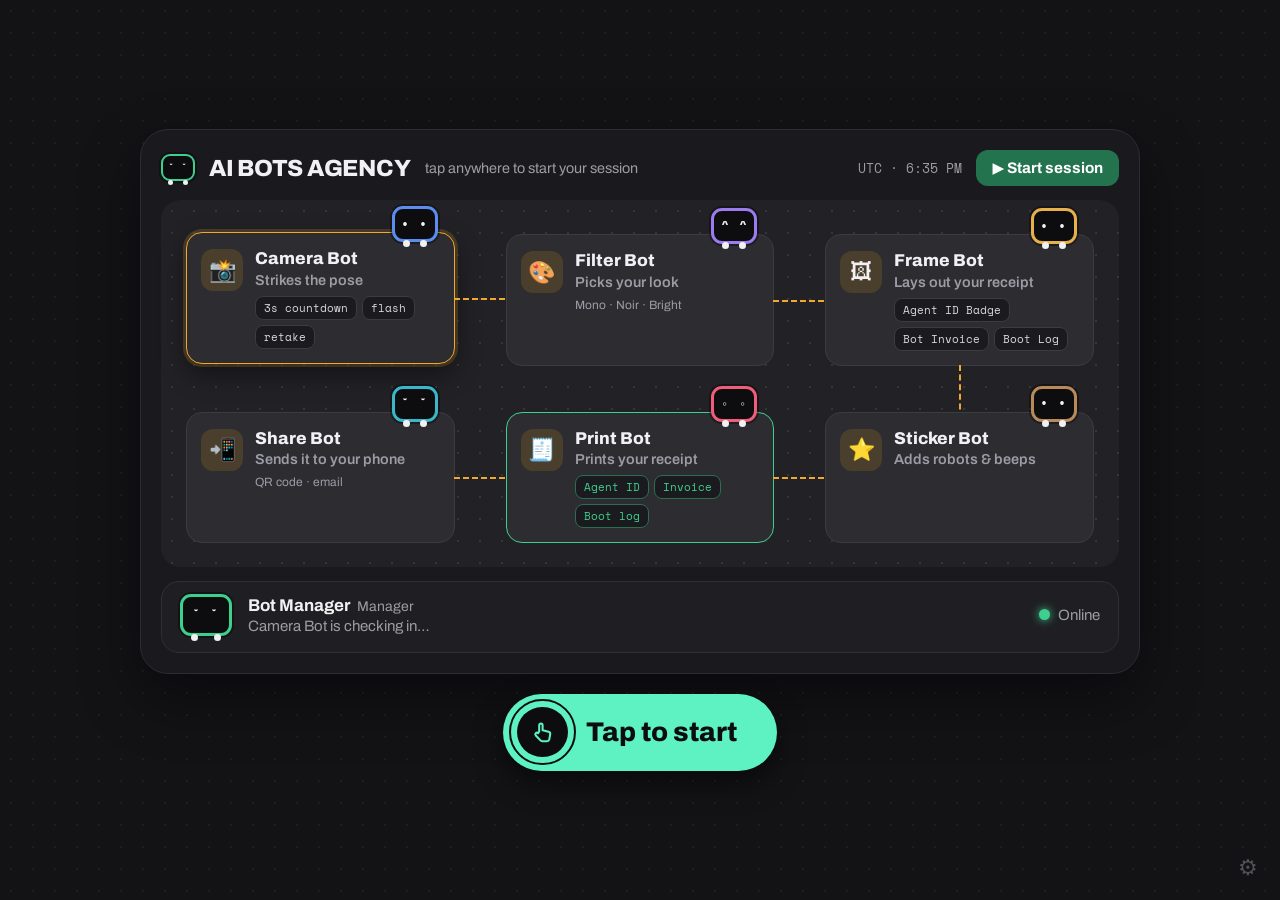
<file: index.html>
<!doctype html>
<html lang="en">
<head>
<meta charset="utf-8">
<meta name="viewport" content="width=device-width, initial-scale=1, viewport-fit=cover, user-scalable=no">
<meta name="theme-color" content="#f4f1e8">
<title>AI Bots Agency Photobooth</title>
<link rel="manifest" href="manifest.webmanifest">
<link rel="icon" href="icons/icon-192.png">
<meta name="mobile-web-app-capable" content="yes">
<link rel="preconnect" href="https://fonts.googleapis.com">
<link rel="preconnect" href="https://fonts.gstatic.com" crossorigin>
<link href="https://fonts.googleapis.com/css2?family=Archivo:wght@500;700;800&family=Archivo+Black&family=Bebas+Neue&family=Pacifico&family=Playfair+Display:wght@500&family=Space+Mono:wght@400;700&display=swap" rel="stylesheet">
<link rel="stylesheet" href="css/style.css">
</head>
<body>
<!-- Opening animation, shown once when the app starts -->
<div id="splash" aria-label="LIKHA">
  <video id="splashVideo" muted playsinline poster="[data-uri]"></video>
</div>
<main id="app">

  <!-- Welcome -->
  <section class="screen active" data-screen="welcome" id="welcomeScreen">
    <div class="welcome-media" id="welcomeMedia" hidden></div>
    <div class="welcome">
      <!-- Bot canvas welcome (Booth look: AI bots). Each step of the booth is a bot. -->
      <div class="botboard" id="botBoard" aria-label="Booth bots">
        <div class="bb-head">
          <span class="bot sm" style="--c:#3ecf8e"><b>&#728; &#728;</b></span>
          <strong id="bbTitle">AI BOTS AGENCY</strong>
          <span class="bb-hint">tap anywhere to start your session</span>
          <span class="bb-tz" id="bbClock"></span>
          <span class="bb-go">&#9654; Start session</span>
        </div>
        <div class="bb-canvas">
          <div class="bb-chrome"><i></i><i></i><i></i><span>Photobooth canvas</span></div>
          <div class="bb-grid">
            <div class="bb-node to-r" data-bot="0">
              <span class="bot" style="--c:#5b8def"><b>&bull; &bull;</b></span>
              <span class="bb-ico">&#128248;</span>
              <div><h4>Camera Bot</h4><p>Strikes the pose</p>
                <div class="bb-tags"><span id="bbCount">3-2-1</span><span>flash</span><span>retake</span></div></div>
            </div>
            <div class="bb-node to-r" data-bot="1">
              <span class="bot" style="--c:#9b7bf0"><b>^ ^</b></span>
              <span class="bb-ico">&#127912;</span>
              <div><h4>Filter Bot</h4><p>Picks your look</p><small>Mono · Noir · Bright</small></div>
            </div>
            <div class="bb-node to-d" data-bot="2">
              <span class="bot" style="--c:#e8b04a"><b>&bull; &bull;</b></span>
              <span class="bb-ico">&#128444;</span>
              <div><h4>Frame Bot</h4><p>Lays out your receipt</p>
                <div class="bb-tags" id="bbFrames"></div></div>
            </div>
            <div class="bb-node to-r" data-bot="5">
              <span class="bot" style="--c:#39b7c9"><b>&#728; &#728;</b></span>
              <span class="bb-ico">&#128242;</span>
              <div><h4>Share Bot</h4><p>Sends it to your phone</p><small>QR code · email</small></div>
            </div>
            <div class="bb-node to-r hero" data-bot="4">
              <span class="bot" style="--c:#ef5d7a"><b>&#9702; &#9702;</b></span>
              <span class="bb-ico">&#129534;</span>
              <div><h4>Print Bot</h4><p>Prints your receipt</p>
                <div class="bb-tags"><span>Agent ID</span><span>Invoice</span><span>Boot log</span></div></div>
            </div>
            <div class="bb-node" data-bot="3">
              <span class="bot" style="--c:#b88a5a"><b>&bull; &bull;</b></span>
              <span class="bb-ico">&#11088;</span>
              <div><h4>Sticker Bot</h4><p>Adds robots &amp; beeps</p></div>
            </div>
          </div>
        </div>
        <div class="bb-log">
          <h4>Bot log <small>live updates</small></h4>
          <ol id="bbLog" aria-live="off"></ol>
        </div>
        <div class="bb-status">
          <span class="bot md" style="--c:#3ecf8e"><b>&#728; &#728;</b></span>
          <div><strong>Bot Manager</strong> <small>Manager</small><p id="bbStatus">Ready for the next human</p></div>
          <span class="bb-done"><i></i> Online</span>
        </div>
      </div>
      <p class="eyebrow">WELCOME, HUMAN</p>
      <div class="printer run" id="welcomePrinter">
        <div class="slot"><i class="grill"></i><span>AI BOTS AGENCY</span><i class="led"></i></div>
        <!-- Sample photo strip: prints out of the slot, is cut, falls away, and a new one prints. -->
        <div class="ticket-window">
          <div class="ticket-mover" id="ticketMover">
          <div class="ticket" id="ticket">
            <img id="welcomeLogo" class="t-logo" alt="" hidden>
            <h1 id="welcomeTitle">AI BOTS AGENCY</h1>
            <p class="t-tag" id="welcomeSub">HUMANS + BOTS, ONE PHOTO</p>
            <hr>
            <p class="t-row"><span>NO. <span id="welcomeNo">000001</span></span><span>TODAY</span></p>
            <div class="t-strip" aria-hidden="true">
              <span class="t-shot">
                <svg viewBox="0 0 240 80" preserveAspectRatio="xMidYMid slice">
                  <rect width="240" height="80" fill="url(#tdots)"/>
                  <g class="ink"><circle cx="98" cy="36" r="15"/><path d="M68 80c0-18 13-28 30-28s30 10 30 28z"/><circle cx="146" cy="40" r="13"/><path d="M120 80c0-16 11-25 26-25s26 9 26 25z"/></g>
                  <g class="face"><circle cx="93" cy="34" r="1.8"/><circle cx="103" cy="34" r="1.8"/><path d="M92 40q6 5 12 0"/><circle cx="142" cy="38" r="1.6"/><circle cx="150" cy="38" r="1.6"/><path d="M141 43q5 4 10 0"/></g>
                </svg>
                <i>01</i>
              </span>
              <span class="t-shot">
                <svg viewBox="0 0 240 80" preserveAspectRatio="xMidYMid slice">
                  <rect width="240" height="80" fill="url(#tdots)"/>
                  <g class="ink"><circle cx="106" cy="38" r="14"/><path d="M78 80c0-17 12-27 28-27s28 10 28 27z"/><circle cx="136" cy="38" r="14"/><path d="M108 80c0-17 12-27 28-27s28 10 28 27z"/><path d="M121 27c-7-5-5-12 0-9 5-3 7 4 0 9z"/></g>
                  <g class="face"><circle cx="101" cy="36" r="1.7"/><circle cx="110" cy="36" r="1.7"/><path d="M100 42q5.500 5 11 0"/><circle cx="132" cy="36" r="1.7"/><circle cx="141" cy="36" r="1.7"/><path d="M131 42q5.500 5 11 0"/></g>
                </svg>
                <i>02</i>
              </span>
              <span class="t-shot">
                <svg viewBox="0 0 240 80" preserveAspectRatio="xMidYMid slice">
                  <rect width="240" height="80" fill="url(#tdots)"/>
                  <g class="ink"><circle cx="96" cy="40" r="13"/><path d="M70 80c0-16 11-25 26-25s26 9 26 25z"/><circle cx="144" cy="36" r="15"/><path d="M114 80c0-18 13-28 30-28s30 10 30 28z"/><path class="arm" d="M168 58l13-25M70 62l-12-22"/><path d="M190 14l2.600 6.400 6.400 2.600-6.400 2.600-2.600 6.400-2.600-6.400-6.400-2.600 6.400-2.600z"/></g>
                  <g class="face"><circle cx="92" cy="38" r="1.6"/><circle cx="100" cy="38" r="1.6"/><path d="M91 43q5 4 10 0"/><circle cx="139" cy="34" r="1.8"/><circle cx="149" cy="34" r="1.8"/><path d="M138 40q6 5 12 0"/></g>
                </svg>
                <i>03</i>
              </span>
            </div>
            <p class="t-head" id="welcomeHead">Smile now,<br><mark>print</mark> right after.</p>
            <hr>
            <p class="t-total"><span>STATUS</span><strong>DEPLOYED</strong></p>
            <div class="barcode"></div>
            <p class="t-thanks">BEEP BOOP · THANK YOU</p>
          </div>
          </div>
        </div>
        <svg width="0" height="0" aria-hidden="true" style="position:absolute"><defs>
          <pattern id="tdots" width="6" height="6" patternUnits="userSpaceOnUse"><circle cx="2" cy="2" r="1.100" fill="#141414" opacity="0.17"/></pattern>
        </defs></svg>
      </div>
      <button class="cta" id="startBtn">
        <span class="cta-dot"><svg viewBox="0 0 24 24"><path d="M9 11V5.500a1.500 1.500 0 0 1 3 0V10l5.200 1.300a2 2 0 0 1 1.500 2.300l-.8 4.400a2 2 0 0 1-2 1.600h-4.300a2 2 0 0 1-1.500-.7L6 14.500a1.400 1.400 0 0 1 2-2z"/></svg></span>
        Tap to start
      </button>
      <p class="eyebrow small">TAP ANYWHERE TO START</p>
    </div>
  </section>

  <!-- Layout select -->
  <section class="screen" data-screen="layout">
    <header class="bar">
      <button class="btn btn-ghost" data-go="welcome">&larr; Back</button>
      <h2>Pick your frame</h2>
      <span class="session"></span>
    </header>
    <div class="layouts-scroll"><div class="layouts" id="layouts"></div></div>
  </section>

  <!-- Capture -->
  <section class="screen" data-screen="capture">
    <header class="bar">
      <button class="btn btn-ghost" id="captureCancel">&larr; Cancel</button>
      <h2 id="captureLabel">Get ready</h2>
      <span class="session"></span>
    </header>
    <div class="stage">
      <div class="viewfinder" id="viewfinder">
        <video id="video" playsinline muted poster="[data-uri]"></video>        <img id="frozen" alt="" hidden>
        <div class="count" id="count" hidden></div>
        <div class="flash" id="flash"></div>
        <div class="cam-error" id="camError" hidden>
          <p id="camErrorText"></p>
          <div class="row">
            <button class="btn btn-primary" id="camRetry">Try again</button>
            <label class="btn btn-ghost">Use photos from this device
              <input type="file" id="fileInput" accept="image/*" multiple hidden>
            </label>
          </div>
        </div>
      </div>
      <div class="live-tools">
        <div class="chips" id="liveFilters" aria-label="Filter"></div>
      </div>
      <div class="dots" id="dots"></div>
      <button class="btn btn-primary btn-xl" id="shootBtn">Start</button>
    </div>
  </section>

  <!-- Review: "Love these?" -->
  <section class="screen" data-screen="review">
    <header class="bar">
      <button class="btn btn-ghost" id="reviewCancel">&larr; Cancel</button>
      <h2>Love these?</h2>
      <span class="session"></span>
    </header>
    <p class="sub" id="reviewNote"></p>
    <div class="review-stage"><canvas id="reviewCanvas"></canvas></div>
    <div class="thumbs review-thumbs" id="reviewThumbs"></div>
    <div class="row review-actions">
      <button class="btn btn-ghost" id="mirrorBtn">Mirror</button>
      <button class="btn btn-ghost" id="reviewEdit">Stickers &amp; adjust</button>
      <button class="btn btn-ghost" id="reviewRetake">Retake this one</button>
    </div>
    <h3>Filter</h3>
    <div class="filter-strip" id="filterStrip"></div>    <button class="btn btn-primary btn-xl" id="useBtn">Use these photos</button>
    <button class="link-btn" id="startOverBtn">Start the shots over</button>
  </section>

  <!-- Result: "Looking great!" -->
  <section class="screen" data-screen="result">
    <header class="bar">
      <button class="btn btn-ghost" id="backReview">&larr; Photos</button>
      <h2>Looking great!</h2>
      <span class="session"></span>
    </header>
    <p class="sub">Pick a frame, then print.</p>
    <div class="result">
      <div class="paper-wrap">
        <div class="paper"><canvas id="preview"></canvas></div>
      </div>
      <div class="tpl-side" id="tplSide" aria-label="Frames"></div>
    </div>
    <div class="print-bar">
      <div id="copiesBox" class="copies-box">
        <div class="stepper">
          <button class="btn btn-ghost" id="copiesMinus" aria-label="Fewer copies">&minus;</button>
          <output id="copies" aria-label="Copies">1</output>
          <button class="btn btn-ghost" id="copiesPlus" aria-label="More copies">+</button>
        </div>
      </div>
      <button class="btn btn-primary btn-xl" id="printBtn">Print</button>
    </div>
    <div class="row result-extra">
      <button class="btn btn-ghost" id="shareBtn" hidden>Get my photo (QR or email)</button>
      <button class="btn btn-ghost" id="saveBtn">Save colour copy</button>
      <button class="btn btn-ghost" id="doneBtn">Done</button>
    </div>
  </section>
</main>

<button id="gear" aria-label="Kiosk settings" title="Kiosk settings">&#9881;</button>
<div id="toast" role="status" popover="manual" hidden></div>

<!-- Printing: the receipt slides out of an on-screen printer -->
<div id="printFx" hidden>
  <h2 id="fxTitle" role="status">Your photos are ready!</h2>
  <p class="sub" id="fxText">Printing your copy…</p>
  <div class="fx-printer">
    <div class="slot"><i class="grill"></i><span>PRINTING</span><i class="led on"></i></div>
    <div class="fx-window"><canvas id="fxPaper"></canvas></div>
  </div>
</div>

<!-- PIN -->
<dialog id="pinDlg">
  <form method="dialog" class="pin">
    <h3>Enter PIN</h3>
    <p class="hint">To open the kiosk settings.</p>
    <input id="pinInput" type="password" inputmode="numeric" maxlength="4" autocomplete="off" aria-label="PIN">
    <p class="err" id="pinErr" hidden>Wrong PIN.</p>
    <div class="row">
      <button class="btn btn-ghost" type="button" id="pinCancel">Cancel</button>
      <button class="btn btn-primary" id="pinOk" value="ok">Open</button>
    </div>
  </form>
</dialog>

<!-- Adjust one photo -->
<dialog id="editDlg">
  <div class="edit">
    <h3>Edit photo <span id="editNo"></span></h3>
    <div class="chips" id="editModes">
      <button class="chip" data-mode="move">Move</button>
      <button class="chip" data-mode="sticker">Stickers</button>
      <button class="chip" data-mode="draw">Draw</button>
    </div>
    <p class="hint" id="editHint"></p>
    <canvas id="editCanvas"></canvas>
    <div class="sticker-tray" id="stickerTray" hidden></div>
    <div class="row edit-tools" id="shapeTools">
      <button class="btn btn-ghost" data-edit="zoomOut" aria-label="Smaller">&minus;</button>
      <button class="btn btn-ghost" data-edit="zoomIn" aria-label="Bigger">+</button>
      <button class="btn btn-ghost" data-edit="rotL" aria-label="Turn left">&#8634;</button>
      <button class="btn btn-ghost" data-edit="rotR" aria-label="Turn right">&#8635;</button>
      <button class="btn btn-ghost" data-edit="reset" id="editReset">Reset</button>
      <button class="btn btn-ghost" data-edit="remove" id="editRemove" hidden>Delete</button>
    </div>
    <div class="row edit-tools" id="drawTools" hidden>
      <button class="chip" data-pen="black">Black pen</button>
      <button class="chip" data-pen="white">White pen</button>
      <button class="btn btn-ghost" data-edit="undo">Undo</button>
      <button class="btn btn-ghost" data-edit="clear">Clear</button>
    </div>
    <div class="row edit-actions">
      <button class="btn btn-ghost" id="editRetake">Retake this photo</button>
      <button class="btn btn-primary" id="editDone">Done</button>
    </div>
  </div>
</dialog>

<!-- Print more -->
<dialog id="moreDlg">
  <form method="dialog" class="pin">
    <h3 id="moreTitle">Print more</h3>
    <p class="hint" id="moreText"></p>
    <div class="stepper" id="moreStepper">
      <button class="btn btn-ghost" type="button" id="moreMinus" aria-label="Fewer copies">&minus;</button>
      <output id="moreCopies">1</output>
      <button class="btn btn-ghost" type="button" id="morePlus" aria-label="More copies">+</button>
    </div>
    <input id="morePin" type="password" inputmode="numeric" maxlength="6" autocomplete="off" aria-label="Staff PIN or voucher code" placeholder="PIN or code">
    <p class="err" id="moreErr" hidden></p>
    <div class="row">
      <button class="btn btn-ghost" type="button" id="moreCancel">Cancel</button>
      <button class="btn btn-primary" id="moreOk" value="ok">OK</button>
    </div>
  </form>
</dialog>

<!-- Get my photo: QR + email -->
<dialog id="shareDlg">
  <div class="share">
    <h3>Get your photo</h3>
    <p class="hint" id="shareMsg"></p>
    <canvas id="shareQr"></canvas>
    <p class="status" id="shareStatus" role="status"></p>
    <label>Email me my photo
      <input id="shareEmail" type="email" inputmode="email" autocomplete="off" placeholder="name@example.com">
    </label>
    <p class="hint" id="shareNote" role="status"></p>
    <div class="row edit-actions">
      <button class="btn btn-ghost" id="shareClose">Close</button>
      <button class="btn btn-primary" id="shareSend">Send email</button>
    </div>
  </div>
</dialog>

<!-- Settings -->
<dialog id="settingsDlg">
  <div class="settings">
    <header class="bar">
      <h2>Kiosk settings</h2>
      <button class="btn btn-primary" id="settingsClose">Close</button>
    </header>
    <div class="tabs" role="tablist" aria-label="Settings sections" id="settingsTabs">
      <button class="tab" role="tab" data-tab="printer">Printer</button>
      <button class="tab" role="tab" data-tab="design">Design</button>
      <button class="tab" role="tab" data-tab="frames">Frames &amp; stickers</button>
      <button class="tab" role="tab" data-tab="camera">Camera</button>
      <button class="tab" role="tab" data-tab="sharing">Sharing</button>
      <button class="tab" role="tab" data-tab="kiosk">Kiosk</button>
    </div>
    <div class="settings-body">
      <div class="settings-form" role="tabpanel">
        <fieldset data-tab="printer">
          <legend>Printer</legend>
          <label>Connection
            <select data-k="connection">
              <option value="usb">USB (ESC/POS)</option>
              <option value="btclassic" data-native>Bluetooth (paired printer)</option>
              <option value="network" data-native>WiFi / network (port 9100)</option>
              <option value="bluetooth" data-web>Bluetooth LE (ESC/POS)</option>
              <option value="serial" data-web>Serial / COM port (ESC/POS)</option>
              <option value="browser" data-web>Browser print dialog</option>
            </select>
          </label>
          <label data-native>Bluetooth printer (pair it in Android settings first)
            <select data-k="btAddress" id="btSel"></select>
          </label>
          <label data-native>Printer IP address
            <input type="text" inputmode="decimal" maxlength="40" placeholder="192.168.1.50" data-k="printerIp">
          </label>
          <label>Paper width
            <select data-k="paperWidth" data-num>
              <option value="58">58 mm (384 dots)</option>
              <option value="80">80 mm (576 dots)</option>
            </select>
          </label>
          <label data-web>Serial baud rate
            <select data-k="baud" data-num>
              <option>9600</option><option>19200</option><option>38400</option><option>57600</option><option>115200</option>
            </select>
          </label>
          <label>Raster mode
            <select data-k="chunkRows" data-num>
              <option value="0">Single block (GS v 0)</option>
              <option value="128">Chunked, 128 rows</option>
              <option value="24">Chunked, 24 rows (slow printers)</option>
            </select>
          </label>
          <label>Bottom feed lines <input type="number" min="0" max="20" data-k="feedLines"></label>
          <label class="check"><input type="checkbox" data-k="cut"> Cut paper after printing</label>
          <label class="check"><input type="checkbox" data-k="paperCheck"> Check for paper before every print</label>
          <label>Print width <output></output>%
            <input type="range" min="80" max="100" step="1" data-k="printScale">
          </label>
          <label>Shift left / right (dots) <output></output>
            <input type="range" min="-48" max="48" step="2" data-k="printShift">
          </label>
          <p class="hint">If a side of the print is cut off, print the calibration page, then narrow the width or shift it.</p>
          <p class="status" id="printerStatus">Not connected.</p>
          <div class="row">
            <button class="btn btn-ghost" id="connectBtn">Connect printer</button>
            <button class="btn btn-ghost" id="testBtn">Test print</button>
            <button class="btn btn-ghost" id="calBtn">Calibration page</button>
          </div>
        </fieldset>

        <fieldset data-tab="frames">
          <legend>Frames</legend>
          <label>Add your own frame (PNG with transparent photo spots)
            <input type="file" accept="image/png" id="frameFile">
          </label>
          <p class="hint">The transparent areas become the photo spots, found automatically. Pinned frames are listed first for guests.</p>
          <div class="frame-list" id="frameList"></div>
        </fieldset>

        <fieldset data-tab="frames">
          <legend>Stickers</legend>
          <label>Add your own stickers (PNG, several at once is fine)
            <input type="file" accept="image/png" multiple id="stickerFile">
          </label>
          <p class="hint">Use PNGs with a see-through background. Bold, high-contrast designs print best; on the thermal print they come out black and white.</p>
          <label class="check"><input type="checkbox" data-k="hideBuiltinStickers"> Show only my stickers (hide the built-in ones)</label>
          <p class="hint" id="stickerNote"></p>
          <div class="sticker-list" id="stickerList"></div>
        </fieldset>

        <fieldset data-tab="printer">
          <legend>Print tuning</legend>
          <label>Dither
            <select data-k="dither" id="ditherSel"></select>
          </label>
          <label>Print brightness <output></output>
            <input type="range" min="-50" max="50" step="1" data-k="brightness">
          </label>
          <label>Contrast <output></output>
            <input type="range" min="-50" max="50" step="1" data-k="contrast">
          </label>
          <label>Gamma <output></output>
            <input type="range" min="0.5" max="2" step="0.05" data-k="gamma">
          </label>
          <label>Sharpen <output></output>
            <input type="range" min="0" max="100" step="5" data-k="sharpen">
          </label>
          <label class="check"><input type="checkbox" data-k="autoLevels"> Auto levels</label>
          <label class="check"><input type="checkbox" data-k="faceBoost"> Brighter, cleaner faces</label>
          <p class="hint">Lower brightness if prints are too faint, raise it if they blot.</p>
        </fieldset>

        <fieldset data-tab="design">
          <legend>Receipt</legend>
          <label>Booth look
            <select data-k="look">
              <option value="bots">AI bots canvas (dark)</option>
              <option value="ticket">Receipt printer (light)</option>
            </select>
          </label>
          <label>Title <input type="text" maxlength="24" data-k="title"></label>
          <label>Title font <select data-k="titleFont" id="fontSel"></select></label>
          <label>Subtitle <input type="text" maxlength="40" data-k="subtitle"></label>
          <label>Footer message <input type="text" maxlength="80" data-k="footer"></label>
          <label>Date on the print
            <select data-k="dateMode">
              <option value="auto">Today's date and time</option>
              <option value="custom">My own text</option>
              <option value="none">No date</option>
            </select>
          </label>
          <label>Date text (for "My own text") <input type="text" maxlength="24" placeholder="15 November 2026" data-k="dateText"></label>
          <label class="check"><input type="checkbox" data-k="receiptLines"> Receipt details (order no., total, barcode)</label>
        </fieldset>

        <fieldset data-tab="design">
          <legend>Branding</legend>
          <label>Welcome screen design (PNG, JPEG, GIF or MP4)
            <input type="file" accept="image/png,image/jpeg,image/gif,video/mp4,video/webm" id="welcomeFile">
          </label>
          <div class="row">
            <button class="btn btn-ghost" id="welcomeClear">Use the built-in welcome screen</button>
            <span class="hint" id="welcomeNote"></span>
          </div>
          <label>How the design fits the screen
            <select data-k="welcomeFit">
              <option value="cover">Fill the screen (edges may be trimmed)</option>
              <option value="contain">Show the whole design</option>
            </select>
          </label>
          <label class="check"><input type="checkbox" data-k="welcomeCta"> Show the "Tap to start" button over my design</label>
          <p class="hint">The booth runs in portrait, so make the design tall: 1280 × 2048 fits a 16:10 tablet exactly. Guests can tap anywhere to start.</p>
          <label>Logo (shown on the welcome screen)
            <input type="file" accept="image/*" data-asset="logo">
          </label>
          <div class="row">
            <button class="btn btn-ghost" data-asset-clear="logo">Remove logo</button>
            <span class="hint" data-asset-note="logo"></span>
          </div>
          <label class="check"><input type="checkbox" data-k="logoOnPrint"> Also print the logo on the receipt</label>
          <label>Accent colour <input type="color" data-k="accent"></label>
          <label>Screen background image
            <input type="file" accept="image/*" data-asset="bg">
          </label>
          <div class="row">
            <button class="btn btn-ghost" data-asset-clear="bg">Remove background</button>
            <span class="hint" data-asset-note="bg"></span>
          </div>
        </fieldset>

        <fieldset data-tab="camera">
          <legend>Capture</legend>
          <label>Camera <select data-k="cameraId" id="cameraSel"><option value="">Default camera</option></select></label>
          <label>Countdown before capture (seconds) <input type="number" min="1" max="10" data-k="countdown"></label>
          <label class="check"><input type="checkbox" data-k="mirror"> Mirror the camera</label>
          <label>Retakes allowed per session (0 for none) <input type="number" min="0" max="10" data-k="retakeLimit"></label>
          <label class="check"><input type="checkbox" data-k="sound"> Countdown and shutter sounds</label>
          <label>Thank-you sound after printing (audio file, optional)
            <input type="file" accept="audio/*" data-asset="thanks">
          </label>
          <div class="row">
            <button class="btn btn-ghost" data-asset-clear="thanks">Use the built-in chime</button>
            <span class="hint" data-asset-note="thanks"></span>
          </div>
        </fieldset>

        <fieldset data-tab="sharing">
          <legend>Sharing and vouchers</legend>
          <p class="hint">Needs the sharing server from server/Code.gs deployed on your Google account.</p>
          <label>Server address (ends in /exec) <input type="text" inputmode="url" maxlength="300" placeholder="https://script.google.com/macros/s/…/exec" data-k="shareUrl"></label>
          <label>Booth key <input type="text" maxlength="60" data-k="shareKey"></label>
          <div class="row">
            <button class="btn btn-ghost" id="shareTest">Test connection</button>
          </div>
          <label class="check"><input type="checkbox" data-k="shareOn"> Upload each session and print a QR to its download page</label>
          <label>Event name for the gallery <input type="text" maxlength="40" placeholder="maria-jose-wedding" data-k="eventCode"></label>
          <label class="check"><input type="checkbox" data-k="galleryOn"> Show this event's photos in a shared gallery</label>
          <label class="check"><input type="checkbox" data-k="voucherPrint"> Print vouchers sent from my phone</label>
          <label class="check"><input type="checkbox" data-k="requireVoucher"> Require a voucher code (or staff PIN) to start a session</label>
          <p class="hint" id="adminLink"></p>
          <p class="hint">Bookings, inquiries and marketing posts are handled by the <a href="bots.html" style="color:inherit;font-weight:700">Booth Bots console</a>.</p>
        </fieldset>

        <fieldset data-tab="kiosk">
          <legend>Kiosk</legend>
          <label>Session time limit in seconds (0 for no limit) <input type="number" min="0" max="3600" data-k="sessionLimit"></label>
          <label>Free copies per session <input type="number" min="1" max="10" data-k="copiesMax"></label>
          <label class="check"><input type="checkbox" data-k="printMore"> Offer paid "Print more" after the free copies</label>
          <label>Price text shown for extra copies <input type="text" maxlength="30" data-k="printMorePrice"></label>
          <label>Maximum extra copies per request <input type="number" min="1" max="10" data-k="printMoreMax"></label>
          <label class="check"><input type="checkbox" data-k="splash"> Play the LIKHA opening animation when the app starts</label>
          <label class="check"><input type="checkbox" data-k="printAnim"> Show the printing animation while the receipt prints</label>
          <label class="check"><input type="checkbox" data-k="autoSave"> Save a colour copy of every session to this device</label>
          <label>Seconds on the result screen <input type="number" min="15" max="600" data-k="resultIdle"></label>
          <label>Settings PIN (4 digits, blank for none) <input type="text" inputmode="numeric" maxlength="4" data-k="pin"></label>
          <div class="row">
            <button class="btn btn-ghost" id="fsBtn" data-web>Full screen</button>
            <button class="btn btn-ghost" id="resetBtn">Reset to defaults</button>
          </div>
        </fieldset>
      </div>
      <div class="settings-preview">
        <p class="hint">Live test pattern with the current tuning</p>
        <div class="paper"><canvas id="testPreview"></canvas></div>
      </div>
    </div>
  </div>
</dialog>

<div id="printArea"><img id="printImg" alt=""></div>

<script src="js/imaging.js"></script>
<script src="js/compose.js"></script>
<script src="js/escpos.js"></script>
<script src="js/qr.js"></script>
<script src="js/share.js"></script>
<script src="js/app.js"></script>
</body>
</html>
</file>
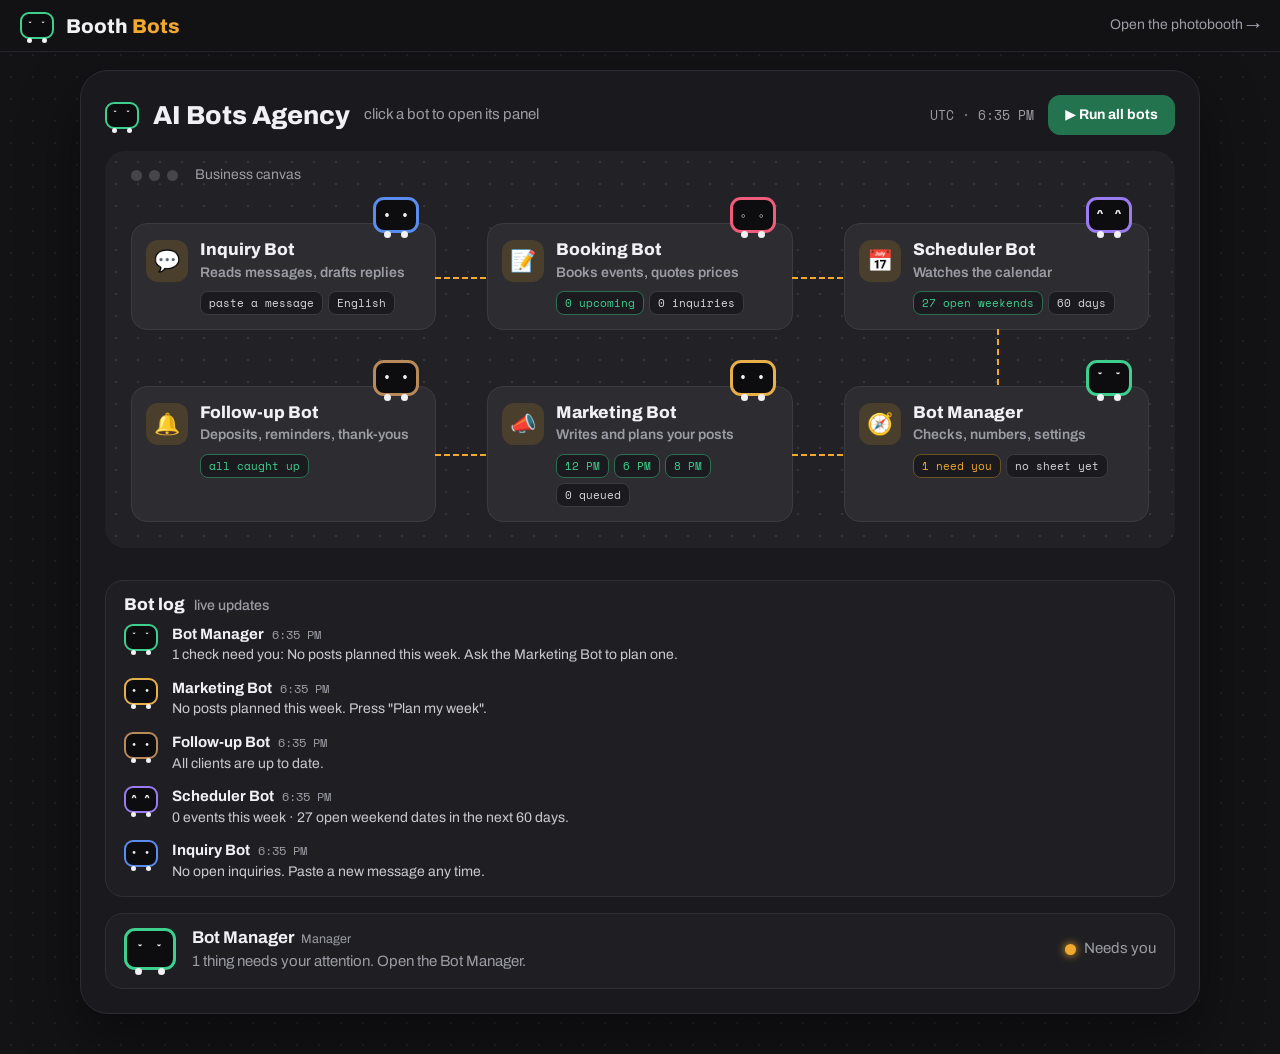
<file: bots.html>
<!doctype html>
<html lang="en">
<head>
<meta charset="utf-8">
<meta name="viewport" content="width=device-width, initial-scale=1, viewport-fit=cover">
<meta name="theme-color" content="#131316">
<title>Booth Bots</title>
<link rel="icon" href="icons/icon-192.png">
<link rel="preconnect" href="https://fonts.googleapis.com">
<link rel="preconnect" href="https://fonts.gstatic.com" crossorigin>
<link href="https://fonts.googleapis.com/css2?family=Archivo:wght@400;500;600;700;800&family=Space+Mono:wght@400;700&display=swap" rel="stylesheet">
<link rel="stylesheet" href="css/bots.css">
</head>
<body>
<header class="top">
  <span class="bot sm" style="--c:#3ecf8e"><b>&#728; &#728;</b></span>
  <h1>Booth <span>Bots</span></h1>
  <span class="grow"></span>
  <a href="index.html">Open the photobooth &rarr;</a>
</header>

<main class="wrap">
  <section class="board">
    <div class="b-head">
      <span class="bot sm" style="--c:#3ecf8e"><b>&#728; &#728;</b></span>
      <strong id="bizName">AI Bots Agency</strong>
      <span class="hint">click a bot to open its panel</span>
      <span class="tz" id="clock"></span>
      <button class="btn go" id="runAll">&#9654; Run all bots</button>
    </div>

    <div class="canvas">
      <div class="chrome"><i></i><i></i><i></i><span>Business canvas</span></div>
      <div class="nodes">
        <button class="node to-r" data-bot="inquiry" aria-pressed="false">
          <span class="bot" style="--c:#5b8def"><b>&bull; &bull;</b></span>
          <span class="ico">&#128172;</span>
          <span><strong class="nt">Inquiry Bot</strong><span class="np">Reads messages, drafts replies</span><span class="tags" id="tag-inquiry"></span></span>
        </button>
        <button class="node to-r" data-bot="booking" aria-pressed="false">
          <span class="bot" style="--c:#ef5d7a"><b>&#9702; &#9702;</b></span>
          <span class="ico">&#128221;</span>
          <span><strong class="nt">Booking Bot</strong><span class="np">Books events, quotes prices</span><span class="tags" id="tag-booking"></span></span>
        </button>
        <button class="node to-d" data-bot="scheduler" aria-pressed="false">
          <span class="bot" style="--c:#9b7bf0"><b>^ ^</b></span>
          <span class="ico">&#128197;</span>
          <span><strong class="nt">Scheduler Bot</strong><span class="np">Watches the calendar</span><span class="tags" id="tag-scheduler"></span></span>
        </button>
        <button class="node to-r" data-bot="followup" aria-pressed="false">
          <span class="bot" style="--c:#b88a5a"><b>&bull; &bull;</b></span>
          <span class="ico">&#128276;</span>
          <span><strong class="nt">Follow-up Bot</strong><span class="np">Deposits, reminders, thank-yous</span><span class="tags" id="tag-followup"></span></span>
        </button>
        <button class="node to-r" data-bot="marketing" aria-pressed="false">
          <span class="bot" style="--c:#e8b04a"><b>&bull; &bull;</b></span>
          <span class="ico">&#128227;</span>
          <span><strong class="nt">Marketing Bot</strong><span class="np">Writes and plans your posts</span><span class="tags" id="tag-marketing"></span></span>
        </button>
        <button class="node" data-bot="manager" aria-pressed="false">
          <span class="bot" style="--c:#3ecf8e"><b>&#728; &#728;</b></span>
          <span class="ico">&#129517;</span>
          <span><strong class="nt">Bot Manager</strong><span class="np">Checks, numbers, settings</span><span class="tags" id="tag-manager"></span></span>
        </button>
      </div>
    </div>

    <div id="panel"></div>

    <div class="log">
      <h4>Bot log <small>live updates</small></h4>
      <ol id="log"></ol>
    </div>

    <div class="status">
      <span class="bot" style="--c:#3ecf8e;width:52px;height:42px"><b>&#728; &#728;</b></span>
      <div><strong>Bot Manager</strong> <small>Manager</small><p id="statusText">Starting up…</p></div>
      <span class="dot" id="statusDot"><i></i> <span>Online</span></span>
    </div>
  </section>
</main>

<div id="toast" role="status" hidden></div>
<input type="file" id="importFile" accept="application/json,.json" hidden>
<script src="js/bots.js"></script>
</body>
</html>
</file>
<file: css/style.css>
:root {
  --paper: #f4f1e8;
  --card: #fffdf8;
  --ink: #141414;
  --muted: #6e6a5f;
  --line: #dcd7c9;
  --accent: #ffd02f;
  --mono: "Space Mono", "Courier New", monospace;
  --ui: "Archivo", system-ui, -apple-system, "Segoe UI", sans-serif;
  --display: "Archivo Black", "Arial Black", sans-serif;
  --shadow: 0 2px 0 rgba(20, 20, 20, 0.05), 0 10px 24px rgba(20, 20, 20, 0.08);
}

* { box-sizing: border-box; -webkit-tap-highlight-color: transparent; }
html, body { height: 100%; margin: 0; }
body {
  background-color: var(--paper);
  background-image: radial-gradient(rgba(20, 20, 20, 0.07) 1px, transparent 1.2px);
  background-size: 22px 22px;
  color: var(--ink);
  font-family: var(--ui);
  font-size: 16px;
  overflow: hidden;
  user-select: none;
  -webkit-user-select: none;
  touch-action: manipulation;
}
h1, h2, h3, p, ol { margin: 0; padding: 0; }
[hidden] { display: none !important; }
h2 { font-family: var(--display); font-weight: 400; font-size: clamp(22px, 3.6vw, 36px); letter-spacing: -0.01em; text-wrap: balance; text-align: center; }
h3 { font: 700 12px var(--mono); letter-spacing: 0.14em; text-transform: uppercase; color: var(--muted); }

#app { height: 100dvh; }
/* Taps are ignored for the moment a new screen is sliding in. */
#app.entering { pointer-events: none; }

/* ---------- Transitions ---------- */
@keyframes screen-in { from { opacity: 0; transform: translateY(16px) scale(0.985); } to { opacity: 1; transform: none; } }
@keyframes fade-in { from { opacity: 0; } to { opacity: 1; } }
@keyframes fade-out { from { opacity: 1; } to { opacity: 0; } }
@keyframes pop-in { from { opacity: 0; transform: translateY(14px) scale(0.97); } to { opacity: 1; transform: none; } }
@keyframes swap-in { from { opacity: 0.45; } to { opacity: 1; } }
@keyframes rise-in { from { opacity: 0; transform: translateY(12px); } to { opacity: 1; transform: none; } }
.screen.active { animation: screen-in 0.32s cubic-bezier(0.2, 0.8, 0.2, 1) backwards; }
dialog[open] { animation: pop-in 0.24s cubic-bezier(0.2, 0.8, 0.2, 1); }
dialog[open]::backdrop { animation: fade-in 0.24s ease; }
.swap { animation: swap-in 0.22s ease-out; }
/* Frame cards arrive one after another instead of all at once. */
.tpl-card, .tpl-opt { animation: rise-in 0.3s cubic-bezier(0.2, 0.8, 0.2, 1) backwards; }
.tpl-card:nth-child(2), .tpl-opt:nth-child(2) { animation-delay: 0.04s; }
.tpl-card:nth-child(3), .tpl-opt:nth-child(3) { animation-delay: 0.08s; }
.tpl-card:nth-child(4), .tpl-opt:nth-child(4) { animation-delay: 0.12s; }
.tpl-card:nth-child(n + 5), .tpl-opt:nth-child(n + 5) { animation-delay: 0.16s; }
.chip, .fthumb canvas, .tab, .thumbs button, .tpl-opt, .tpl-card { transition: background-color 0.15s ease, border-color 0.15s ease, box-shadow 0.15s ease, color 0.15s ease, transform 0.08s ease; }
.chip:active, .fthumb:active canvas, .tab:active, .tpl-opt:active { transform: scale(0.97); }

.screen { display: none; height: 100%; flex-direction: column; padding: max(16px, env(safe-area-inset-top)) 20px 20px; gap: 16px; }
.screen.active { display: flex; }

.bar { display: grid; grid-template-columns: 1fr auto 1fr; align-items: center; gap: 12px; }
.bar > :first-child { justify-self: start; }
.bar > :last-child { justify-self: end; }
.session {
  font: 700 13px var(--mono); font-variant-numeric: tabular-nums; white-space: nowrap;
  padding: 10px 16px; border-radius: 999px; background: var(--card); border: 1.5px solid var(--line);
}
.session:empty { visibility: hidden; }

/* Buttons */
.btn {
  font: 700 16px var(--ui);
  min-height: 48px;
  padding: 10px 22px;
  border: 2px solid var(--ink);
  border-radius: 999px;
  background: var(--card);
  color: var(--ink);
  cursor: pointer;
  display: inline-flex; align-items: center; justify-content: center; gap: 8px;
  transition: transform 0.08s, background 0.15s, box-shadow 0.15s;
}
.btn:active { transform: scale(0.97); }
.btn:focus-visible, .chip:focus-visible, .tpl-card:focus-visible, .cta:focus-visible, select:focus-visible, input:focus-visible { outline: 3px solid var(--ink); outline-offset: 3px; }
.btn:disabled { opacity: 0.45; cursor: default; }
.btn-primary { background: var(--ink); color: #fff; box-shadow: 0 6px 16px rgba(20, 20, 20, 0.22); }
.btn-ghost { border-color: var(--line); box-shadow: var(--shadow); }
.btn-ghost:hover { border-color: var(--ink); }
.btn-xl { font: 800 clamp(20px, 2.8vw, 26px) var(--ui); min-height: 72px; padding: 14px 44px; }
.row { display: flex; flex-wrap: wrap; gap: 10px; }

/* ---------- Welcome ---------- */
.screen[data-screen="welcome"] { cursor: pointer; align-items: center; justify-content: center; padding-block: 2vh; }
.welcome { display: grid; justify-items: center; gap: clamp(8px, 2vh, 22px); width: 100%; position: relative; }
.welcome::before, .welcome::after { content: "✦"; position: absolute; font-size: clamp(16px, 3vh, 30px); color: var(--ink); }
.welcome::before { left: max(2vw, calc(50% - 36vh)); top: 22%; }
.welcome::after { right: max(2vw, calc(50% - 36vh)); top: 66%; }
.eyebrow { font: 700 clamp(11px, 1.7vh, 16px) var(--ui); letter-spacing: 0.42em; color: var(--muted); padding-left: 0.42em; }
.eyebrow.small { font: 400 clamp(10px, 1.4vh, 13px) var(--mono); }

.printer { width: min(90vw, 52vh, 560px); display: grid; justify-items: center; container-type: inline-size; }
.slot {
  width: 100%; height: clamp(30px, 4.6vh, 52px); background: var(--ink); border-radius: 12px; position: relative; z-index: 1;
  display: flex; align-items: center; justify-content: space-between; padding: 0 5%;
  color: #a9a79f; font: 700 clamp(8px, 1.2vh, 12px) var(--mono); letter-spacing: 0.45em;
  box-shadow: 0 8px 16px rgba(20, 20, 20, 0.28), inset 0 -5px 0 #000;
}
.slot .grill { width: 26px; height: 40%; background: repeating-linear-gradient(90deg, #55534d 0 3px, transparent 3px 7px); }
.slot .led { width: 10px; height: 10px; border-radius: 50%; background: #4a4843; }
/* The window clips only along its top edge (under the slot), so the paper can feed out of the
   printer and, once cut, fall away below it. */
.ticket-window { width: 88%; margin-top: -5px; clip-path: inset(0 -40% -70% -40%); }
.ticket {
  width: 100%; background: var(--card); padding: 3vh 7% 4.2vh;
  display: grid; gap: clamp(5px, 1.15vh, 12px);
  --tooth: 14px;
  /* Torn edge top and bottom, as a cut strip has. */
  -webkit-mask:
    conic-gradient(from -45deg at bottom, #0000, #000 1deg 89deg, #0000 90deg) bottom / var(--tooth) 51% repeat-x,
    conic-gradient(from 135deg at top, #0000, #000 1deg 89deg, #0000 90deg) top / var(--tooth) 51% repeat-x;
  mask:
    conic-gradient(from -45deg at bottom, #0000, #000 1deg 89deg, #0000 90deg) bottom / var(--tooth) 51% repeat-x,
    conic-gradient(from 135deg at top, #0000, #000 1deg 89deg, #0000 90deg) top / var(--tooth) 51% repeat-x;
}
/* The shadow sits on the moving wrapper itself, so the browser can slide one ready-made
   picture of the strip instead of redrawing it on every frame of the animation. */
.ticket-mover { transform-origin: 28% 0; filter: drop-shadow(0 12px 18px rgba(20, 20, 20, 0.13)); will-change: transform, opacity; }
/* One loop: print in line-by-line steps, rest, get cut, drop away. Then the next strip prints. */
.printer.run .ticket-mover { animation: ticket-loop 11s linear infinite; }
@keyframes ticket-loop {
  0% { transform: translateY(-101%); opacity: 1; animation-timing-function: steps(36, end); }
  30% { transform: translateY(0); opacity: 1; animation-timing-function: linear; }
  89% { transform: translateY(0) rotate(0deg); opacity: 1; animation-timing-function: ease-out; }
  90.5% { transform: translateY(1.4vh) rotate(0deg); opacity: 1; animation-timing-function: cubic-bezier(0.5, 0, 1, 0.6); }
  100% { transform: translateY(22vh) rotate(-6deg); opacity: 0; }
}
/* Printer light blinks while the strip feeds; the cutter flashes at the cut. */
.printer.run .slot .led { animation: led-loop 11s linear infinite; }
@keyframes led-loop {
  0%, 4%, 8%, 12%, 16%, 20%, 24%, 28% { background: var(--accent); box-shadow: 0 0 10px var(--accent); }
  2%, 6%, 10%, 14%, 18%, 22%, 26%, 30%, 100% { background: #4a4843; box-shadow: none; }
}
.printer .slot::after { content: ""; position: absolute; left: 6%; right: 6%; bottom: 3px; height: 2px; background: var(--accent); opacity: 0; }
.printer.run .slot::after { animation: cut-loop 11s linear infinite; }
@keyframes cut-loop { 0%, 88% { opacity: 0; transform: scaleX(0.2); } 89.5% { opacity: 1; transform: scaleX(1); } 92%, 100% { opacity: 0; transform: scaleX(1); } }

.t-strip { display: grid; gap: clamp(4px, 0.7vh, 8px); }
.t-shot { position: relative; display: block; height: clamp(44px, 8vh, 118px); border: 2px solid var(--ink); border-radius: 4px; background: #f1f0ea; overflow: hidden; }
.t-shot.hot { background: var(--accent); }
.t-shot svg { width: 100%; height: 100%; display: block; }
.t-shot .ink { fill: var(--ink); }
.t-shot .ink .arm { fill: none; stroke: var(--ink); stroke-width: 7; stroke-linecap: round; }
.t-shot .face { fill: var(--card); }
.t-shot .face path { fill: none; stroke: var(--card); stroke-width: 1.8; stroke-linecap: round; }
.t-shot i { position: absolute; left: 6px; bottom: 5px; padding: 0 5px; border-radius: 3px; background: var(--card); font: 700 clamp(8px, 1.15vh, 12px) var(--mono); font-style: normal; }
.ticket h1 { font: 400 min(4.4vh, 11.5cqw) / 1 var(--display); text-align: center; letter-spacing: 0.02em; overflow-wrap: anywhere; }
.ticket hr { width: 100%; border: 0; border-top: 2px dashed #b9b4a6; margin: 0; }
.t-tag { font: 400 clamp(8px, 1.35vh, 13px) var(--mono); letter-spacing: 0.4em; text-align: center; color: var(--muted); padding-left: 0.4em; overflow: hidden; white-space: nowrap; text-overflow: ellipsis; }
.t-row { display: flex; justify-content: space-between; font: 400 clamp(9px, 1.45vh, 14px) var(--mono); color: var(--muted); }
.t-head { font: 800 min(3.5vh, 9cqw) / 1.18 var(--ui); letter-spacing: -0.02em; }
.t-head mark { background: var(--accent); color: var(--ink); padding: 0 0.18em; border-radius: 4px; }
.cta svg { height: 44%; aspect-ratio: 1; fill: none; stroke: var(--ink); stroke-width: 1.8; stroke-linecap: round; stroke-linejoin: round; }
.t-total { display: flex; justify-content: space-between; align-items: baseline; font: 700 clamp(10px, 1.7vh, 17px) var(--mono); }
.t-total strong { font: 400 clamp(13px, 2.5vh, 26px) var(--display); }
.barcode {
  height: clamp(22px, 4.4vh, 56px); margin-inline: 3%;
  background: repeating-linear-gradient(90deg, var(--ink) 0 3px, transparent 3px 5px, var(--ink) 5px 6px, transparent 6px 9px, var(--ink) 9px 13px, transparent 13px 15px, var(--ink) 15px 16px, transparent 16px 20px);
}
.t-thanks { font: 400 clamp(8px, 1.2vh, 12px) var(--mono); letter-spacing: 0.45em; text-align: center; color: var(--muted); padding-left: 0.45em; }

.cta {
  position: relative; z-index: 2; /* the cut strip drops behind the button */
  font: 800 clamp(18px, 3vh, 32px) var(--ui); color: #fff; background: var(--ink); border: 0; border-radius: 999px; cursor: pointer;
  min-height: clamp(56px, 8.6vh, 100px); padding: 0 clamp(26px, 4.5vh, 52px) 0 clamp(10px, 1.6vh, 18px);
  display: inline-flex; align-items: center; gap: clamp(12px, 2vh, 22px);
  box-shadow: 0 12px 24px rgba(20, 20, 20, 0.28);
}
.cta-dot { width: clamp(38px, 5.6vh, 66px); aspect-ratio: 1; border-radius: 50%; background: var(--accent); display: grid; place-items: center; position: relative; }
.cta-dot::after { content: ""; position: absolute; inset: -8px; border-radius: 50%; border: 2px solid var(--accent); animation: ring 1.8s ease-out infinite; }
@keyframes ring { from { transform: scale(0.85); opacity: 0.9; } to { transform: scale(1.5); opacity: 0; } }
.cta svg { height: 54%; }

/* Operator's own welcome design (image, GIF or video) replaces the built-in ticket. */
.screen[data-screen="welcome"] { position: relative; }
.welcome-media { position: absolute; inset: 0; z-index: 0; background: var(--paper); }
.welcome-media img, .welcome-media video { width: 100%; height: 100%; display: block; object-fit: cover; }
.welcome-media.contain img, .welcome-media.contain video { object-fit: contain; }
.screen.custom .welcome { position: absolute; left: 0; right: 0; bottom: max(5vh, env(safe-area-inset-bottom)); z-index: 1; }
.screen.custom .welcome > :not(.cta) { display: none; }
.screen.custom .welcome::before, .screen.custom .welcome::after { display: none; }
.screen.custom.no-cta .welcome { display: none; }

/* ---------- Template gallery ---------- */
.layouts-scroll { flex: 1; min-height: 0; overflow-y: auto; }
.layouts { column-width: 230px; column-gap: 18px; max-width: 1180px; margin: 0 auto; padding: 4px 4px 40px; }
.tpl-card {
  display: block; width: 100%; break-inside: avoid; margin: 0 0 18px; padding: 14px 14px 12px; text-align: left;
  background: var(--card); border: 1.5px solid var(--line); border-radius: 18px; box-shadow: var(--shadow); cursor: pointer;
  font-family: var(--ui); color: var(--ink); transition: border-color 0.15s, transform 0.08s;
}
.tpl-card:hover { border-color: var(--ink); }
.tpl-card:active { transform: scale(0.985); }
.tpl-card canvas { display: block; width: 100%; height: auto; border: 1.5px solid var(--line); border-radius: 10px; background: #fff; }
.tpl-name { display: flex; justify-content: space-between; align-items: baseline; gap: 8px; margin-top: 12px; font-weight: 800; font-size: 17px; }
.tpl-name small { font: 400 12px var(--mono); color: var(--muted); white-space: nowrap; }

/* ---------- Capture ---------- */
.stage { flex: 1; min-height: 0; display: flex; flex-direction: column; align-items: center; justify-content: center; gap: 16px; }
.viewfinder {
  position: relative; background: #111; border-radius: 18px; overflow: hidden; border: 4px solid var(--ink);
  aspect-ratio: 4 / 3; max-width: 100%; height: auto; flex: 0 1 auto;
  width: min(100%, calc((100dvh - 400px) * var(--ar, 1.333)));
  min-width: 220px; box-shadow: var(--shadow);
}
/* The live picture fades in on its first frame; until then the frame is plain dark, with no placeholder. */
.viewfinder video { opacity: 0; transition: opacity 0.25s ease; }
.viewfinder video.live { opacity: 1; }
.viewfinder video, .viewfinder #frozen { position: absolute; inset: 0; width: 100%; height: 100%; object-fit: cover; }
.live-tools { display: grid; gap: 8px; justify-items: center; max-width: 100%; }
.live-tools .chips { justify-content: center; flex-wrap: nowrap; overflow-x: auto; max-width: 100%; padding: 2px; scrollbar-width: none; }
.live-tools .chip { flex: none; min-height: 40px; padding: 6px 14px; }
.copies-box { display: grid; gap: 12px; }
.retake-row { align-items: center; }

/* Adjust-photo dialog */
.edit { padding: 20px; display: grid; gap: 12px; width: min(92vw, 560px); justify-items: center; }
.edit h3 { font: 400 22px var(--display); letter-spacing: 0; text-transform: none; color: var(--ink); justify-self: start; }
.edit .hint { justify-self: start; }
#editCanvas { width: 100%; max-height: 52dvh; object-fit: contain; height: auto; border-radius: 12px; border: 3px solid var(--ink); background: #fff; touch-action: none; cursor: grab; }
.edit-tools .btn { min-width: 52px; padding-inline: 14px; font-size: 20px; }
.edit-tools .btn[data-edit="reset"] { font-size: 15px; }
.edit-actions { width: 100%; justify-content: space-between; }

/* Sticker tray, drawing tools, frame manager */
#editModes { justify-self: start; }
.sticker-tray { display: grid; grid-template-columns: repeat(6, 1fr); gap: 8px; width: 100%; max-height: 22dvh; overflow-y: auto; }
.sticker-list { display: grid; grid-template-columns: repeat(auto-fill, minmax(84px, 1fr)); gap: 10px; }
.sticker-cell { display: grid; gap: 6px; justify-items: center; padding: 8px; border: 1.5px solid var(--line); border-radius: 12px; background: #d9dde3; }
.sticker-cell img { width: 100%; aspect-ratio: 1; object-fit: contain; display: block; }
.sticker-cell .btn { min-height: 32px; padding: 2px 10px; font-size: 12px; width: 100%; }
.sticker-tray button { aspect-ratio: 1; padding: 4px; border: 2px solid var(--line); border-radius: 12px; background: #d9dde3; cursor: pointer; }
.sticker-tray button:hover { border-color: var(--ink); }
.sticker-tray canvas { width: 100%; height: 100%; display: block; }
.edit-tools { justify-content: center; align-items: center; }
.frame-list { display: grid; gap: 6px; }
.frame-row { display: grid; grid-template-columns: minmax(0, 1fr) auto auto auto; gap: 12px; align-items: center; padding: 6px 10px; border: 1.5px solid var(--line); border-radius: 10px; background: #fff; font-size: 14px; font-weight: 600; }
.frame-row span { overflow: hidden; text-overflow: ellipsis; white-space: nowrap; }
.frame-row .btn { min-height: 36px; padding: 4px 12px; font-size: 13px; }
.frame-row label.check { min-height: 32px; font-weight: 500; gap: 6px; }
.tpl-card { position: relative; }
.tpl-pin { position: absolute; top: 8px; right: 8px; background: var(--accent); border: 2px solid var(--ink); border-radius: 999px; font: 700 11px var(--mono); padding: 2px 8px; }

/* Get-my-photo dialog */
.share { padding: 22px; display: grid; gap: 12px; width: min(92vw, 420px); }
.share h3 { font: 400 22px var(--display); letter-spacing: 0; text-transform: none; color: var(--ink); }
#shareQr { width: min(100%, 300px); height: auto; justify-self: center; border-radius: 10px; border: 1.5px solid var(--line); image-rendering: pixelated; }
.share label { display: grid; gap: 6px; font-size: 14px; font-weight: 600; }
.share input { font: 500 16px var(--ui); padding: 12px; min-height: 48px; border: 1.5px solid var(--line); border-radius: 10px; background: #fff; color: var(--ink); width: 100%; user-select: text; -webkit-user-select: text; }
.share .status { text-align: center; min-height: 1.4em; }
#adminLink { user-select: text; -webkit-user-select: text; overflow-wrap: anywhere; }

/* Operator's own screen background */
body.has-bg { background-size: cover; background-position: center; }
.t-logo { display: block; max-width: 70%; max-height: 9vh; margin: 0 auto; object-fit: contain; }
fieldset input[type="file"] { font: 500 14px var(--ui); max-width: 100%; }
fieldset input[type="color"] { width: 72px; height: 44px; padding: 2px; border: 1.5px solid var(--line); border-radius: 10px; background: #fff; }
.pin .stepper { justify-content: center; }
.pin input::placeholder { letter-spacing: 0.2em; font-size: 18px; }
.count {
  position: absolute; inset: 0; display: grid; place-items: center;
  font: 400 clamp(110px, 32vh, 300px) var(--display); color: var(--accent); text-shadow: 0 4px 30px rgba(0, 0, 0, 0.65);
  font-variant-numeric: tabular-nums;
}
.count.tick { animation: tick 0.9s ease-out; }
@keyframes tick { from { transform: scale(1.35); opacity: 0.2; } 30% { opacity: 1; } to { transform: scale(1); } }
.flash { position: absolute; inset: 0; background: #fff; opacity: 0; pointer-events: none; }
.flash.go { animation: flash 0.45s ease-out; }
@keyframes flash { from { opacity: 1; } to { opacity: 0; } }
.cam-error { position: absolute; inset: 0; background: var(--card); color: var(--ink); display: grid; place-content: center; gap: 16px; padding: 24px; text-align: center; font-weight: 500; }
.cam-error .row { justify-content: center; }
.dots { display: flex; gap: 10px; }
.dots i { width: 14px; height: 14px; border-radius: 50%; border: 2px solid var(--ink); background: var(--card); }
.dots i.done { background: var(--ink); }
.dots i.now { background: var(--accent); }

/* ---------- Result ---------- */
.result { flex: 1; min-height: 0; display: grid; grid-template-columns: minmax(0, 1fr) minmax(260px, 360px); gap: 24px; }
.paper-wrap { min-height: 0; overflow-y: auto; display: flex; justify-content: center; padding: 6px 0 20px; }
.paper {
  background: #fff; width: min(100%, 340px); height: max-content; padding: 0 0 14px;
  filter: drop-shadow(0 10px 16px rgba(20, 20, 20, 0.16));
  --tooth: 10px;
  mask: conic-gradient(from -45deg at bottom, #0000, #000 1deg 89deg, #0000 90deg) 50% / var(--tooth) 100%;
  -webkit-mask: conic-gradient(from -45deg at bottom, #0000, #000 1deg 89deg, #0000 90deg) 50% / var(--tooth) 100%;
}
.paper canvas { display: block; width: 100%; height: auto; }
.controls {
  display: flex; flex-direction: column; gap: 12px; overflow-y: auto; min-height: 0; align-self: start; max-height: 100%;
  background: var(--card); border: 1.5px solid var(--line); border-radius: 18px; padding: 18px; box-shadow: var(--shadow);
}
.controls .btn-xl { margin-top: 8px; padding-inline: 20px; }
.chips { display: flex; flex-wrap: wrap; gap: 8px; }
.chip { font: 700 14px var(--ui); min-height: 44px; padding: 8px 18px; border-radius: 999px; border: 2px solid var(--line); background: #fff; color: var(--ink); cursor: pointer; }
.chip[aria-pressed="true"] { background: var(--accent); border-color: var(--ink); }
.thumbs { display: grid; grid-template-columns: repeat(4, 1fr); gap: 8px; }
.thumbs button { padding: 0; border: 2px solid var(--line); border-radius: 10px; overflow: hidden; background: #111; cursor: pointer; aspect-ratio: 1; }
.thumbs button:hover { border-color: var(--ink); }
.thumbs img { width: 100%; height: 100%; object-fit: cover; display: block; }
.stepper { display: flex; align-items: center; gap: 14px; }
.stepper .btn { width: 52px; padding: 0; font-size: 22px; }
.stepper output { font: 400 28px var(--display); min-width: 2ch; text-align: center; font-variant-numeric: tabular-nums; }

/* ---------- Review ("Love these?") ---------- */
.sub { text-align: center; color: var(--muted); font-weight: 500; margin-top: -8px; min-height: 1.3em; }
.screen[data-screen="review"] { gap: 12px; }
.review-stage { flex: 1; min-height: 120px; position: relative; }
#reviewCanvas {
  position: absolute; inset: 0; margin: auto; max-width: 100%; max-height: 100%; width: auto; height: auto;
  border-radius: 18px; border: 4px solid var(--ink); background: #fff; box-shadow: var(--shadow);
}
.review-thumbs { display: flex; justify-content: center; gap: 10px; }
.review-thumbs button { width: 72px; flex: none; }
.review-thumbs canvas { width: 100%; height: 100%; display: block; }
.review-thumbs button[aria-pressed="true"] { border-color: var(--ink); box-shadow: 0 0 0 3px var(--accent); }
.review-actions, .review-beauty { justify-content: center; }
.review-actions .btn { min-height: 44px; padding: 8px 18px; font-size: 15px; }
.filter-strip { display: flex; gap: 10px; overflow-x: auto; padding: 4px 2px 6px; scrollbar-width: none; flex: none; }
.filter-strip::-webkit-scrollbar { display: none; }
.fthumb { flex: none; width: 92px; padding: 0; border: 0; background: none; display: grid; gap: 5px; justify-items: center; cursor: pointer; font: 600 12px var(--ui); color: var(--muted); }
.fthumb canvas { width: 92px; height: 92px; display: block; border-radius: 14px; border: 3px solid var(--line); }
.fthumb[aria-pressed="true"] { color: var(--ink); }
.fthumb[aria-pressed="true"] canvas { border-color: var(--ink); box-shadow: 0 0 0 3px var(--accent); }
.fthumb:focus-visible canvas { outline: 3px solid var(--ink); outline-offset: 3px; }
.screen[data-screen="review"] .btn-xl, .print-bar .btn-xl { align-self: center; min-width: min(100%, 420px); }
.link-btn { align-self: center; background: none; border: 0; min-height: 44px; padding: 6px 14px; font: 600 15px var(--ui); color: var(--muted); text-decoration: underline; cursor: pointer; }
.link-btn:disabled { opacity: 0.4; cursor: default; }

/* ---------- Result ("Looking great!"): preview left, frames right ---------- */
.screen[data-screen="result"] { gap: 12px; }
.result { grid-template-columns: minmax(0, 1.55fr) minmax(120px, 1fr); gap: 16px; }
.paper-wrap { overflow: hidden; display: grid; place-items: center; padding: 0; }
.result .paper { width: max-content; max-width: 100%; }
.result .paper canvas { width: auto; }
.tpl-side { min-height: 0; overflow-y: auto; display: grid; gap: 12px; align-content: start; padding: 4px; }
.tpl-opt {
  position: relative; display: grid; gap: 8px; padding: 10px; text-align: center; cursor: pointer;
  background: var(--card); border: 2px solid var(--line); border-radius: 16px; box-shadow: var(--shadow);
  font: 700 13px var(--ui); color: var(--ink);
}
.tpl-opt canvas { width: 100%; height: auto; max-height: 30dvh; object-fit: contain; display: block; border-radius: 8px; background: #fff; }
.tpl-opt[aria-pressed="true"] { border-color: var(--ink); background: #fff; }
.tpl-opt[aria-pressed="true"]::after {
  content: "✓"; position: absolute; top: 6px; right: 6px; width: 26px; height: 26px; border-radius: 50%;
  display: grid; place-items: center; background: var(--ink); color: #fff; font-size: 15px;
}
.tpl-opt:focus-visible { outline: 3px solid var(--ink); outline-offset: 3px; }
.print-bar { display: flex; align-items: center; justify-content: center; gap: 16px; }
.print-bar .btn-xl { flex: 1; max-width: 460px; }
.result-extra { justify-content: center; }
.result-extra .btn { min-height: 44px; padding: 8px 18px; font-size: 15px; }

@media (orientation: portrait) {
  .layouts { column-count: 2; column-width: auto; }
}

/* ---------- Opening animation ---------- */
#splash { position: fixed; inset: 0; z-index: 100; background: #fff; display: grid; place-items: center; transition: opacity 0.55s ease; cursor: pointer; }
#splash.out { opacity: 0; pointer-events: none; }
/* Small centred logo on a plain backdrop. */
#splash video { width: min(42vw, 300px); height: auto; aspect-ratio: 1; object-fit: contain; display: block; }

/* ---------- Printing animation ---------- */
#printFx {
  position: fixed; inset: 0; z-index: 40; padding: max(28px, env(safe-area-inset-top)) 20px 24px;
  display: flex; flex-direction: column; align-items: center; gap: 12px;
  background-color: var(--paper);
  background-image: radial-gradient(rgba(20, 20, 20, 0.07) 1px, transparent 1.2px);
  background-size: 22px 22px;
}
#printFx { animation: fade-in 0.25s ease both; }
#printFx.out { animation: fade-out 0.25s ease both; }
#printFx h2 { font-size: clamp(28px, 5vw, 46px); margin-top: 2vh; }
#printFx .sub { margin-top: 0; font-size: clamp(16px, 2.4vw, 22px); }
.fx-printer { flex: 1; min-height: 0; width: min(88vw, 520px); display: flex; flex-direction: column; align-items: center; margin-top: 2vh; }
.fx-printer .slot { flex: none; height: clamp(40px, 5vh, 56px); font-size: clamp(9px, 1.2vh, 12px); }
.slot .led.on { background: var(--accent); box-shadow: 0 0 10px var(--accent); animation: blink 0.9s steps(2, start) infinite; }
@keyframes blink { to { visibility: hidden; } }
/* The window clips the paper, so it appears to feed out from under the slot. */
.fx-window { flex: 1; min-height: 0; width: 84%; overflow: hidden; margin-top: -5px; display: flex; justify-content: center; }
#fxPaper {
  height: auto; max-height: 100%; width: auto; max-width: 100%; align-self: flex-start; display: block; background: #fff;
  box-shadow: 0 10px 18px rgba(20, 20, 20, 0.16); will-change: transform; transform: translateY(-100%);
}

/* ---------- Gear, toast ---------- */
#gear { position: fixed; right: 10px; bottom: 10px; width: 44px; height: 44px; border-radius: 50%; border: 0; background: transparent; color: var(--muted); font-size: 22px; opacity: 0.45; cursor: pointer; }
#gear:hover { opacity: 1; }
#toast {
  position: fixed; left: 50%; bottom: 28px; transform: translateX(-50%); max-width: min(92vw, 640px);
  background: var(--ink); color: #fff; padding: 14px 22px; border-radius: 14px; font-size: 15px; font-weight: 500; line-height: 1.4; z-index: 50; text-align: center;
}
#toast.error { background: #8f1d0c; }
/* As a popover the message floats above open dialogs; these undo the browser's popover box. */
#toast { top: auto; right: auto; margin: 0; border: 0; width: max-content; height: auto; overflow: visible; animation: toast-in 0.22s cubic-bezier(0.2, 0.8, 0.2, 1); }
@keyframes toast-in { from { opacity: 0; transform: translate(-50%, 10px); } to { opacity: 1; transform: translate(-50%, 0); } }

/* ---------- Dialogs ---------- */
dialog { border: 0; padding: 0; background: var(--paper); color: var(--ink); border-radius: 20px; font-family: var(--ui); }
dialog::backdrop { background: rgba(20, 20, 20, 0.55); }
.pin { padding: 24px; display: grid; gap: 12px; width: min(86vw, 320px); }
.pin h3 { font: 400 22px var(--display); letter-spacing: 0; text-transform: none; color: var(--ink); }
.pin input { font: 700 30px var(--mono); letter-spacing: 0.5em; text-align: center; padding: 10px; border: 2px solid var(--ink); border-radius: 12px; background: #fff; width: 100%; }
.pin .row { justify-content: flex-end; }
.hint { font-size: 13px; color: var(--muted); line-height: 1.45; }
.err { color: #8f1d0c; font-size: 14px; font-weight: 700; }

#settingsDlg { width: min(96vw, 1040px); height: min(94dvh, 900px); max-width: none; max-height: none; }
.settings { height: 100%; display: flex; flex-direction: column; }
.settings > .bar { grid-template-columns: 1fr auto; padding: 16px 20px 8px; }
.tabs { flex: none; display: flex; gap: 8px; padding: 6px 20px 12px; overflow-x: auto; border-bottom: 1.5px solid var(--line); scrollbar-width: none; }
.tabs::-webkit-scrollbar { display: none; }
.tab { flex: none; font: 700 15px var(--ui); min-height: 44px; padding: 8px 18px; border-radius: 999px; border: 2px solid var(--line); background: var(--card); color: var(--ink); white-space: nowrap; cursor: pointer; }
.tab:hover { border-color: var(--ink); }
.tab[aria-selected="true"] { background: var(--ink); border-color: var(--ink); color: #fff; }
.tab:focus-visible { outline: 3px solid var(--ink); outline-offset: 3px; }
.settings-body.no-preview { grid-template-columns: 1fr; }
.settings > .bar h2 { text-align: left; }
.settings-body { flex: 1; min-height: 0; display: grid; grid-template-columns: minmax(0, 1fr) 280px; }
.settings-form { overflow-y: auto; padding: 16px 20px 28px; display: grid; gap: 16px; align-content: start; }
.settings-preview { border-left: 1.5px solid var(--line); padding: 16px; overflow-y: auto; display: grid; gap: 10px; align-content: start; justify-items: center; }
fieldset { border: 1.5px solid var(--line); border-radius: 16px; padding: 14px 16px 16px; margin: 0; display: grid; gap: 12px; background: var(--card); min-width: 0; }
legend { font: 700 12px var(--mono); letter-spacing: 0.14em; text-transform: uppercase; padding: 0 6px; }
fieldset label { display: grid; gap: 6px; font-size: 14px; font-weight: 500; }
fieldset label output { float: right; font: 700 14px var(--mono); font-variant-numeric: tabular-nums; }
fieldset label:has(output) { display: block; }
fieldset label:has(output) input { display: block; width: 100%; margin-top: 6px; }
fieldset input[type="text"], fieldset input[type="number"], fieldset select {
  font: 500 16px var(--ui); padding: 10px 12px; min-height: 44px; border: 1.5px solid var(--line); border-radius: 10px; background: #fff; color: var(--ink); width: 100%;
  user-select: text; -webkit-user-select: text;
}
fieldset input[type="range"] { accent-color: var(--ink); min-height: 32px; }
label.check { display: flex; align-items: center; gap: 10px; min-height: 36px; cursor: pointer; }
label.check input { width: 22px; height: 22px; accent-color: var(--ink); flex: none; }
.status { font-size: 14px; font-weight: 700; }

#printArea { display: none; }

@media (max-width: 760px) {
  .settings-body { grid-template-columns: 1fr; }
  .settings-preview { display: none; }
  .layouts { column-gap: 12px; }
  .tpl-name { font-size: 14px; flex-direction: column; gap: 2px; }
  .session { font-size: 11px; padding: 8px 10px; }
}

@media (prefers-reduced-motion: reduce) {
  .count.tick, .flash.go { animation-duration: 0.01s; }
  .printer.run .ticket-mover, .printer.run .slot .led, .printer.run .slot::after, .cta-dot::after { animation: none; }
  .screen.active, dialog[open], dialog[open]::backdrop, #toast, #printFx, #printFx.out, .swap, .tpl-card, .tpl-opt { animation: none !important; }
  .btn { transition: none; }
}

@media print {
  body { background: #fff; overflow: visible; }
  body > *:not(#printArea) { display: none !important; }
  #printArea { display: block; }
  #printArea img { display: block; width: 100%; image-rendering: pixelated; }
}

/* =====================================================================
   Booth look: AI bots canvas (dark). Everything below applies only with
   body.look-bots; the light "receipt printer" look is the rules above.
   ===================================================================== */
.botboard { display: none; }
body.look-bots {
  --paper: #131316; --card: #26262b; --ink: #f1f1f3; --muted: #9c9ca5; --line: #3a3a41;
  --wire: #f0a92e; --ok: #3ecf8e; --deep: #1c1c20;
  --shadow: 0 2px 0 rgba(0, 0, 0, 0.25), 0 10px 24px rgba(0, 0, 0, 0.35);
  background-image: radial-gradient(rgba(255, 255, 255, 0.05) 1px, transparent 1.2px);
  color-scheme: dark;
}
body.look-bots .botboard { display: flex; }
body.look-bots .printer, body.look-bots .welcome > .eyebrow, body.look-bots .welcome::before, body.look-bots .welcome::after { display: none; }
body.look-bots .screen[data-screen="welcome"] { justify-content: center; }
body.look-bots .welcome { gap: clamp(12px, 2.2vh, 24px); }

/* Controls on the dark look: light text on dark, the accent for primary actions. */
body.look-bots .btn-primary, body.look-bots .cta, body.look-bots .tab[aria-selected="true"] { background: var(--accent); color: #0d0d10; border-color: var(--accent); }
body.look-bots .btn-primary { box-shadow: 0 6px 18px rgba(0, 0, 0, 0.45); }
body.look-bots .cta { box-shadow: 0 12px 28px rgba(0, 0, 0, 0.5); }
body.look-bots .cta-dot { background: #0d0d10; }
body.look-bots .cta-dot::after { border-color: #0d0d10; }
body.look-bots .cta svg { stroke: var(--accent); }
body.look-bots .chip, body.look-bots .tpl-opt[aria-pressed="true"], body.look-bots .frame-row { background: var(--card); }
body.look-bots .chip[aria-pressed="true"] { background: var(--accent); color: #0d0d10; border-color: var(--accent); }
body.look-bots .tpl-opt[aria-pressed="true"] { border-color: var(--accent); }
body.look-bots .tpl-opt[aria-pressed="true"]::after { background: var(--accent); color: #0d0d10; }
body.look-bots fieldset input[type="text"], body.look-bots fieldset input[type="number"], body.look-bots fieldset select,
body.look-bots .share input, body.look-bots .pin input, body.look-bots fieldset input[type="color"] { background: var(--deep); color: var(--ink); border-color: var(--line); }
body.look-bots .viewfinder, body.look-bots #reviewCanvas, body.look-bots #editCanvas { border-color: var(--line); }
body.look-bots .slot { background: #0b0b0d; box-shadow: 0 8px 16px rgba(0, 0, 0, 0.5), inset 0 -5px 0 #000; border: 1.5px solid var(--line); }
body.look-bots #printFx { background-image: radial-gradient(rgba(255, 255, 255, 0.05) 1px, transparent 1.2px); }
body.look-bots #toast { background: var(--ink); color: #0d0d10; }
body.look-bots #toast.error { background: #c0392b; color: #fff; }
body.look-bots .err { color: #ff8a75; }
body.look-bots dialog::backdrop { background: rgba(0, 0, 0, 0.7); }
body.look-bots .tpl-pin { color: #0d0d10; border-color: #0d0d10; }

/* ---------- Bot faces: a rounded screen with eyes, on two little feet ---------- */
.bot {
  --c: var(--ok); position: relative; flex: none; display: grid; place-items: center;
  width: 46px; height: 36px; border: 3px solid var(--c); border-radius: 11px; background: #0d0d10;
  box-shadow: 0 0 0 2px rgba(0, 0, 0, 0.35);
}
.bot b { font: 700 13px/1 var(--mono); color: #f1f1f3; letter-spacing: 0.08em; white-space: pre; animation: blink-eyes 4.6s infinite; }
.bot::before, .bot::after { content: ""; position: absolute; bottom: -8px; width: 7px; height: 7px; border-radius: 50%; background: #f1f1f3; }
.bot::before { left: 8px; }
.bot::after { right: 8px; }
.bot.sm { width: 34px; height: 27px; border-width: 2.5px; border-radius: 9px; }
.bot.sm b { font-size: 10px; }
.bot.sm::before, .bot.sm::after { width: 5px; height: 5px; bottom: -6px; }
.bot.sm::before { left: 5px; }
.bot.sm::after { right: 5px; }
.bot.md { width: 52px; height: 42px; }
@keyframes blink-eyes { 0%, 94%, 100% { transform: none; } 96% { transform: scaleY(0.1); } }

/* ---------- Board ---------- */
.botboard {
  flex-direction: column; gap: clamp(10px, 1.6vh, 16px);
  width: min(100%, 1000px); padding: clamp(14px, 2.2vh, 24px);
  background: #1a1a1e; border: 1.5px solid #2c2c32; border-radius: 28px;
  box-shadow: 0 24px 60px rgba(0, 0, 0, 0.45); color: var(--ink); text-align: left;
}
.bb-head { display: flex; flex-wrap: wrap; align-items: center; gap: 10px 14px; }
.bb-head strong { font: 800 clamp(20px, 2.6vh, 28px) var(--ui); letter-spacing: -0.01em; }
.bb-hint { color: var(--muted); font-size: clamp(13px, 1.6vh, 16px); flex: 1; min-width: 12ch; }
.bb-tz { color: var(--muted); font: 400 13px var(--mono); }
.bb-go { background: #24734f; color: #fff; font: 700 clamp(14px, 1.7vh, 17px) var(--ui); padding: 9px 16px; border-radius: 12px; }

.bb-canvas {
  position: relative; border-radius: 20px; padding: 14px clamp(12px, 2vw, 28px) clamp(18px, 2.6vh, 30px);
  background-color: #222226;
  background-image: radial-gradient(rgba(255, 255, 255, 0.09) 1px, transparent 1.3px);
  background-size: 22px 22px;
}
.bb-chrome { display: flex; align-items: center; gap: 7px; color: var(--muted); font-size: 14px; margin-bottom: clamp(26px, 3.6vh, 42px); }
.bb-chrome i { width: 11px; height: 11px; border-radius: 50%; background: #45454c; }
.bb-chrome span { margin-left: 10px; }
.bb-grid { display: grid; grid-template-columns: repeat(3, minmax(0, 1fr)); gap: clamp(44px, 6vh, 64px) clamp(26px, 4vw, 52px); }

.bb-node {
  position: relative; display: flex; gap: 12px; align-items: flex-start;
  padding: 16px 14px 14px; border-radius: 16px; background: #2c2c31; border: 1.5px solid #3b3b42;
  transition: border-color 0.3s ease, box-shadow 0.3s ease, transform 0.3s ease;
}
.bb-node > .bot { position: absolute; top: -27px; right: 16px; animation: bob 3.2s ease-in-out infinite; }
.bb-node:nth-child(2n) > .bot { animation-delay: -1.1s; }
.bb-node:nth-child(3n) > .bot { animation-delay: -2.2s; }
@keyframes bob { 0%, 100% { transform: translateY(0); } 50% { transform: translateY(-4px); } }
.bb-ico { flex: none; width: 42px; height: 42px; border-radius: 12px; background: #4a3f2c; display: grid; place-items: center; font-size: 22px; }
.bb-node h4 { margin: 0; font: 800 clamp(15px, 1.9vh, 19px) / 1.2 var(--ui); color: var(--ink); }
.bb-node p { margin: 2px 0 0; font-weight: 600; font-size: clamp(13px, 1.6vh, 16px); color: var(--muted); }
.bb-node small { display: block; margin-top: 8px; font-size: 12px; color: var(--muted); }
.bb-tags { display: flex; flex-wrap: wrap; gap: 5px; margin-top: 8px; }
.bb-tags span { font: 500 11px var(--mono); color: #d8d8de; background: #1b1b1f; border: 1px solid #3b3b42; padding: 3px 8px; border-radius: 8px; white-space: nowrap; }
.bb-node.hero { border-color: var(--ok); }
.bb-node.hero .bb-tags span { color: var(--ok); border-color: #2c6f50; }
.bb-node.busy { border-color: var(--c, var(--accent)); box-shadow: 0 0 0 3px rgba(240, 169, 46, 0.18), 0 10px 26px rgba(0, 0, 0, 0.45); transform: translateY(-2px); }
.bb-node.busy { --c: var(--wire); }
.bb-node.busy > .bot { animation-duration: 0.9s; }

/* Dashed amber wires between bots. */
.bb-node.to-r::after, .bb-node.to-d::after { content: ""; position: absolute; }
.bb-node.to-r::after { left: 100%; top: 50%; width: clamp(26px, 4vw, 52px); border-top: 2.5px dashed var(--wire); }
.bb-node.to-d::after { top: 100%; left: 50%; height: clamp(44px, 6vh, 64px); border-left: 2.5px dashed var(--wire); }

.bb-log {
  background: #1f1f23; border: 1.5px solid #2f2f35; border-radius: 18px; padding: 14px 18px;
  min-height: clamp(170px, 24vh, 300px); overflow: hidden;
}
.bb-log h4 { margin: 0 0 10px; font: 800 17px var(--ui); color: var(--ink); }
.bb-log h4 small { font-weight: 500; color: var(--muted); margin-left: 6px; }
.bb-log ol { list-style: none; margin: 0; padding: 0; display: grid; gap: clamp(8px, 1.3vh, 14px); }
.bb-log li { display: flex; gap: 14px; align-items: flex-start; animation: rise-in 0.35s cubic-bezier(0.2, 0.8, 0.2, 1); }
.bb-log li:nth-child(n + 2) { opacity: 0.82; }
.bb-log li .bot { margin-top: 2px; }
.bb-log li strong { font-size: clamp(14px, 1.7vh, 17px); }
.bb-log li p { margin: 1px 0 0; color: #c9c9d0; font-size: clamp(13px, 1.6vh, 16px); line-height: 1.35; }

.bb-status { display: flex; align-items: center; gap: 16px; background: #1f1f23; border: 1.5px solid #2f2f35; border-radius: 18px; padding: 12px 18px 16px; }
.bb-status > div { flex: 1; min-width: 0; }
.bb-status strong { font-size: 17px; }
.bb-status small { color: var(--muted); font-size: 14px; margin-left: 4px; }
.bb-status p { margin: 3px 0 0; color: var(--muted); font-size: 15px; }
.bb-done { display: inline-flex; align-items: center; gap: 8px; color: var(--muted); font-size: 15px; }
.bb-done i { width: 11px; height: 11px; border-radius: 50%; background: var(--ok); box-shadow: 0 0 8px var(--ok); animation: blink 1.6s steps(2, start) infinite; }

/* Narrow screens: two columns, wires hidden (they no longer line up). */
@media (max-width: 640px) {
  .botboard { padding: 12px; border-radius: 22px; }
  .bb-grid { grid-template-columns: repeat(2, minmax(0, 1fr)); gap: 36px 12px; }
  .bb-node.to-r::after, .bb-node.to-d::after { display: none; }
  .bb-node { padding: 12px 10px 10px; gap: 8px; }
  .bb-ico { width: 34px; height: 34px; font-size: 18px; }
  .bb-tags, .bb-node small, .bb-tz, .bb-hint, .bb-log, .bb-chrome span { display: none; }
  .bb-chrome { margin-bottom: 30px; }
  .bb-go { display: none; }
}
/* Landscape tablets: drop the log and tighten the canvas so the start button fits. */
@media (orientation: landscape) and (max-height: 920px) {
  .bb-log, .bb-chrome { display: none; }
  .bb-canvas { padding-top: 34px; }
  .bb-grid { row-gap: 46px; }
}
@media (prefers-reduced-motion: reduce) {
  .bot b, .bb-node > .bot, .bb-done i, .bb-log li { animation: none; }
}
</file>
<file: css/bots.css>
/* Booth Bots: the operator's business console (bookings, marketing, follow-ups). */
:root {
  --bg: #131316; --panel: #1a1a1e; --canvas: #222226; --card: #2c2c31; --deep: #1c1c20;
  --line: #3b3b42; --ink: #f1f1f3; --muted: #9c9ca5; --soft: #c9c9d0;
  --wire: #f0a92e; --ok: #3ecf8e; --okdeep: #24734f; --warn: #f0a92e; --bad: #ff7a66;
  --ui: "Archivo", system-ui, -apple-system, "Segoe UI", sans-serif;
  --mono: "Space Mono", "Courier New", monospace;
  color-scheme: dark;
}
* { box-sizing: border-box; }
html, body { margin: 0; }
body {
  background: var(--bg) radial-gradient(rgba(255, 255, 255, 0.05) 1px, transparent 1.2px) 0 0 / 22px 22px;
  color: var(--ink); font: 400 15px/1.45 var(--ui); min-height: 100vh;
}
[hidden] { display: none !important; }
h1, h2, h3, h4, p { margin: 0; }
button, input, select, textarea { font: inherit; color: inherit; }

.top { position: sticky; top: 0; z-index: 5; display: flex; align-items: center; gap: 12px; padding: 12px 20px; background: rgba(19, 19, 22, 0.92); backdrop-filter: blur(8px); border-bottom: 1px solid #26262b; }
.top h1 { font: 800 20px var(--ui); }
.top h1 span { color: var(--wire); }
.top .grow { flex: 1; }
.top a { color: var(--muted); text-decoration: none; font-size: 14px; }
.top a:hover { color: var(--ink); }

.wrap { width: min(100% - 24px, 1120px); margin: 18px auto 40px; }
.board { background: var(--panel); border: 1.5px solid #2c2c32; border-radius: 28px; padding: clamp(14px, 2.4vw, 24px); display: grid; gap: 16px; box-shadow: 0 24px 60px rgba(0, 0, 0, 0.45); }
.b-head { display: flex; flex-wrap: wrap; align-items: center; gap: 10px 14px; }
.b-head strong { font: 800 clamp(20px, 2.6vw, 26px) var(--ui); }
.b-head .hint { color: var(--muted); flex: 1; min-width: 14ch; }
.tz { color: var(--muted); font: 400 13px var(--mono); }

/* ---------- buttons, fields ---------- */
.btn { display: inline-flex; align-items: center; justify-content: center; gap: 6px; min-height: 40px; padding: 8px 16px; border-radius: 12px; border: 1.5px solid var(--line); background: var(--card); cursor: pointer; font-weight: 700; font-size: 14px; }
.btn:hover { border-color: #5a5a63; }
.btn:active { transform: scale(0.98); }
.btn.go { background: var(--okdeep); border-color: var(--okdeep); color: #fff; }
.btn.go:hover { background: #2b8a5e; }
.btn.amber { background: var(--wire); border-color: var(--wire); color: #1a1205; }
.btn.small { min-height: 32px; padding: 4px 10px; font-size: 13px; border-radius: 10px; }
.btn.danger { color: var(--bad); }
.btn:focus-visible, input:focus-visible, select:focus-visible, textarea:focus-visible, .node:focus-visible { outline: 2px solid var(--ok); outline-offset: 2px; }
label { display: grid; gap: 5px; font-size: 13px; font-weight: 600; color: var(--soft); }
input, select, textarea { background: var(--deep); border: 1.5px solid var(--line); border-radius: 10px; padding: 9px 11px; min-height: 40px; width: 100%; }
textarea { resize: vertical; min-height: 110px; line-height: 1.45; }
label.check { display: flex; align-items: center; gap: 8px; font-weight: 500; }
label.check input { width: 18px; height: 18px; min-height: 0; accent-color: var(--ok); }
.row { display: flex; flex-wrap: wrap; gap: 8px; align-items: center; }
.grid2 { display: grid; grid-template-columns: repeat(2, minmax(0, 1fr)); gap: 12px; }
.grid3 { display: grid; grid-template-columns: repeat(3, minmax(0, 1fr)); gap: 12px; }
.span2 { grid-column: span 2; }
.span3 { grid-column: 1 / -1; }

/* ---------- bot faces ---------- */
.bot { --c: var(--ok); position: relative; flex: none; display: grid; place-items: center; width: 46px; height: 36px; border: 3px solid var(--c); border-radius: 11px; background: #0d0d10; }
.bot b { font: 700 13px/1 var(--mono); color: #f1f1f3; letter-spacing: 0.08em; white-space: pre; animation: blink-eyes 4.6s infinite; }
.bot::before, .bot::after { content: ""; position: absolute; bottom: -8px; width: 7px; height: 7px; border-radius: 50%; background: #f1f1f3; }
.bot::before { left: 8px; }
.bot::after { right: 8px; }
.bot.sm { width: 34px; height: 27px; border-width: 2.5px; border-radius: 9px; }
.bot.sm b { font-size: 10px; }
.bot.sm::before, .bot.sm::after { width: 5px; height: 5px; bottom: -6px; }
.bot.sm::before { left: 5px; }
.bot.sm::after { right: 5px; }
@keyframes blink-eyes { 0%, 94%, 100% { transform: none; } 96% { transform: scaleY(0.1); } }
@keyframes bob { 0%, 100% { transform: translateY(0); } 50% { transform: translateY(-4px); } }
@keyframes rise { from { opacity: 0; transform: translateY(8px); } to { opacity: 1; transform: none; } }

/* ---------- canvas ---------- */
.canvas { border-radius: 20px; padding: 14px clamp(12px, 2vw, 28px) 26px; background: var(--canvas) radial-gradient(rgba(255, 255, 255, 0.09) 1px, transparent 1.3px) 0 0 / 22px 22px; }
.chrome { display: flex; align-items: center; gap: 7px; color: var(--muted); font-size: 14px; margin-bottom: 38px; }
.chrome i { width: 11px; height: 11px; border-radius: 50%; background: #45454c; }
.chrome span { margin-left: 10px; }
.nodes { display: grid; grid-template-columns: repeat(3, minmax(0, 1fr)); gap: 56px clamp(26px, 4vw, 52px); }
.node { position: relative; display: flex; gap: 12px; align-items: flex-start; text-align: left; padding: 16px 14px 14px; border-radius: 16px; background: var(--card); border: 1.5px solid var(--line); cursor: pointer; transition: border-color 0.2s, box-shadow 0.2s, transform 0.2s; }
.node:hover { border-color: #5a5a63; transform: translateY(-1px); }
.node[aria-pressed="true"] { border-color: var(--ok); box-shadow: 0 0 0 3px rgba(62, 207, 142, 0.15); }
.node > .bot { position: absolute; top: -27px; right: 16px; animation: bob 3.2s ease-in-out infinite; }
.node:nth-child(2n) > .bot { animation-delay: -1.1s; }
.node:nth-child(3n) > .bot { animation-delay: -2.2s; }
.ico { flex: none; width: 42px; height: 42px; border-radius: 12px; background: #4a3f2c; display: grid; place-items: center; font-size: 21px; }
.node .nt { display: block; font: 800 17px/1.2 var(--ui); }
.node .np { display: block; color: var(--muted); font-weight: 600; font-size: 14px; margin-top: 2px; }
.tags { display: flex; flex-wrap: wrap; gap: 5px; margin-top: 8px; }
.tags span { font: 500 11px var(--mono); color: #d8d8de; background: #1b1b1f; border: 1px solid var(--line); padding: 3px 8px; border-radius: 8px; white-space: nowrap; }
.tags span.ok { color: var(--ok); border-color: #2c6f50; }
.tags span.warn { color: var(--warn); border-color: #6b5222; }
.tags span.bad { color: var(--bad); border-color: #6b2f27; }
.node.to-r::after, .node.to-d::after { content: ""; position: absolute; pointer-events: none; }
.node.to-r::after { left: 100%; top: 50%; width: clamp(26px, 4vw, 52px); border-top: 2.5px dashed var(--wire); }
.node.to-d::after { top: 100%; left: 50%; height: 56px; border-left: 2.5px dashed var(--wire); }

/* ---------- panel ---------- */
.panel { background: var(--deep); border: 1.5px solid #2f2f35; border-radius: 18px; padding: 18px; display: grid; gap: 14px; animation: rise 0.25s ease; }
.p-head { display: flex; align-items: center; gap: 14px; }
.p-head h2 { font: 800 20px var(--ui); }
.p-head p { color: var(--muted); font-size: 14px; }
.p-head .grow { flex: 1; }
.card { background: var(--card); border: 1.5px solid var(--line); border-radius: 14px; padding: 14px; display: grid; gap: 10px; }
.card h3 { font: 700 12px var(--mono); letter-spacing: 0.12em; text-transform: uppercase; color: var(--muted); }
.out { white-space: pre-wrap; background: #141417; border: 1px solid var(--line); border-radius: 10px; padding: 12px; font-size: 14px; line-height: 1.5; user-select: text; }
.muted { color: var(--muted); }
.small { font-size: 13px; }
.stat { display: grid; gap: 2px; }
.stat b { font: 800 24px var(--ui); }
.stat span { color: var(--muted); font-size: 13px; }

/* Lists */
.list { display: grid; gap: 8px; }
.item { display: grid; grid-template-columns: auto minmax(0, 1fr) auto; gap: 12px; align-items: center; padding: 10px 12px; border-radius: 12px; background: #232327; border: 1px solid var(--line); }
.item .date { font: 700 12px var(--mono); text-align: center; background: #18181b; border-radius: 8px; padding: 6px 8px; min-width: 64px; }
.item .date b { display: block; font: 800 20px var(--ui); }
.item h4 { font-size: 15px; }
.item p { color: var(--muted); font-size: 13px; overflow-wrap: anywhere; }
.item .acts { display: flex; gap: 6px; flex-wrap: wrap; justify-content: flex-end; }
.pill { display: inline-block; font: 700 11px var(--mono); padding: 2px 8px; border-radius: 999px; border: 1px solid var(--line); text-transform: uppercase; letter-spacing: 0.04em; }
.pill.inquiry { color: #8fb4ff; border-color: #344a7a; }
.pill.confirmed { color: var(--warn); border-color: #6b5222; }
.pill.paid { color: var(--ok); border-color: #2c6f50; }
.pill.done { color: var(--muted); }
.pill.cancelled { color: var(--bad); border-color: #6b2f27; }

/* Month calendar */
.cal { display: grid; grid-template-columns: repeat(7, minmax(0, 1fr)); gap: 6px; }
.cal .dow { text-align: center; font: 700 11px var(--mono); color: var(--muted); padding: 4px 0; }
.cal .day { min-height: 74px; border-radius: 10px; background: #232327; border: 1px solid var(--line); padding: 6px; font-size: 12px; display: grid; align-content: start; gap: 3px; }
.cal .day.out { opacity: 0.3; }
.cal .day.today { border-color: var(--ok); }
.cal .day.free { background: #1d2a24; border-color: #2c4f3e; }
.cal .day .n { font: 700 13px var(--mono); }
.cal .ev { font-size: 11px; border-radius: 6px; padding: 1px 5px; background: #3a2f1a; color: #f6cf86; overflow: hidden; white-space: nowrap; text-overflow: ellipsis; }
.cal .ev.inquiry { background: #1f2a44; color: #a9c4ff; }
.cal .ev.post { background: #2a2140; color: #c8b5ff; }

/* Log + status */
.log { background: #1f1f23; border: 1.5px solid #2f2f35; border-radius: 18px; padding: 14px 18px; }
.log h4 { font: 800 17px var(--ui); margin-bottom: 10px; }
.log h4 small { font-weight: 500; color: var(--muted); margin-left: 6px; }
.log ol { list-style: none; margin: 0; padding: 0; display: grid; gap: 12px; }
.log li { display: flex; gap: 14px; align-items: flex-start; animation: rise 0.3s ease; }
.log li strong { font-size: 15px; }
.log li p { color: var(--soft); font-size: 14px; }
.log li time { color: var(--muted); font: 400 12px var(--mono); margin-left: 8px; }
.status { display: flex; align-items: center; gap: 16px; background: #1f1f23; border: 1.5px solid #2f2f35; border-radius: 18px; padding: 12px 18px 16px; }
.status > div { flex: 1; min-width: 0; }
.status strong { font-size: 17px; }
.status small { color: var(--muted); margin-left: 4px; }
.status p { color: var(--muted); }
.dot { display: inline-flex; align-items: center; gap: 8px; color: var(--muted); }
.dot i { width: 11px; height: 11px; border-radius: 50%; background: var(--ok); box-shadow: 0 0 8px var(--ok); }
.dot.warn i { background: var(--warn); box-shadow: 0 0 8px var(--warn); }

#toast { position: fixed; left: 50%; bottom: 24px; transform: translateX(-50%); background: var(--ink); color: #111; padding: 12px 20px; border-radius: 12px; font-weight: 600; z-index: 20; box-shadow: 0 10px 30px rgba(0, 0, 0, 0.5); }

@media (max-width: 760px) {
  .nodes { grid-template-columns: repeat(2, minmax(0, 1fr)); gap: 44px 14px; }
  .node.to-r::after, .node.to-d::after { display: none; }
  .node { flex-direction: column; gap: 8px; }
  .grid2, .grid3 { grid-template-columns: 1fr; }
  .span2 { grid-column: auto; }
  .item { grid-template-columns: auto minmax(0, 1fr); }
  .item .acts { grid-column: 1 / -1; justify-content: flex-start; }
  .cal .day { min-height: 52px; }
  .cal .ev { font-size: 0; height: 6px; padding: 0; }
  .b-head .hint, .tz { display: none; }
}
@media (prefers-reduced-motion: reduce) {
  .bot b, .node > .bot, .log li, .panel { animation: none; }
}
a.btn { text-decoration: none; }
</file>
